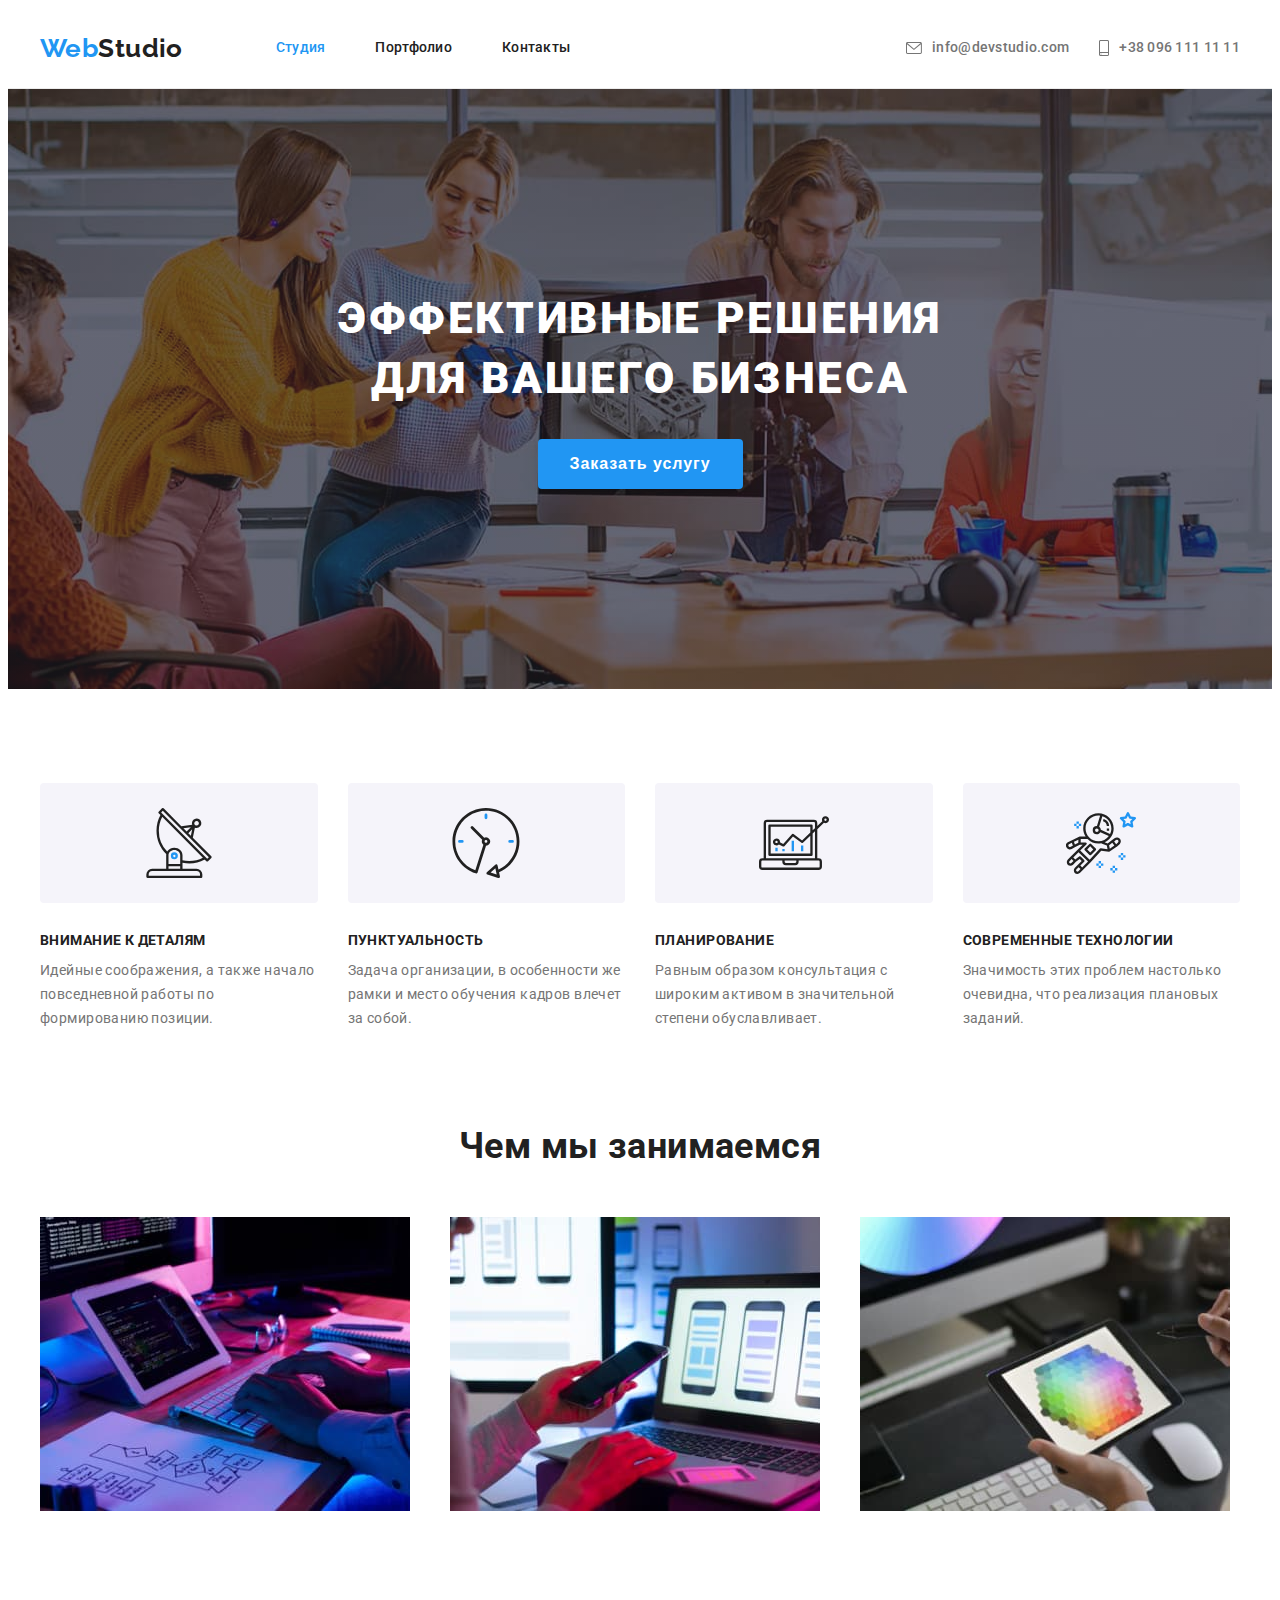
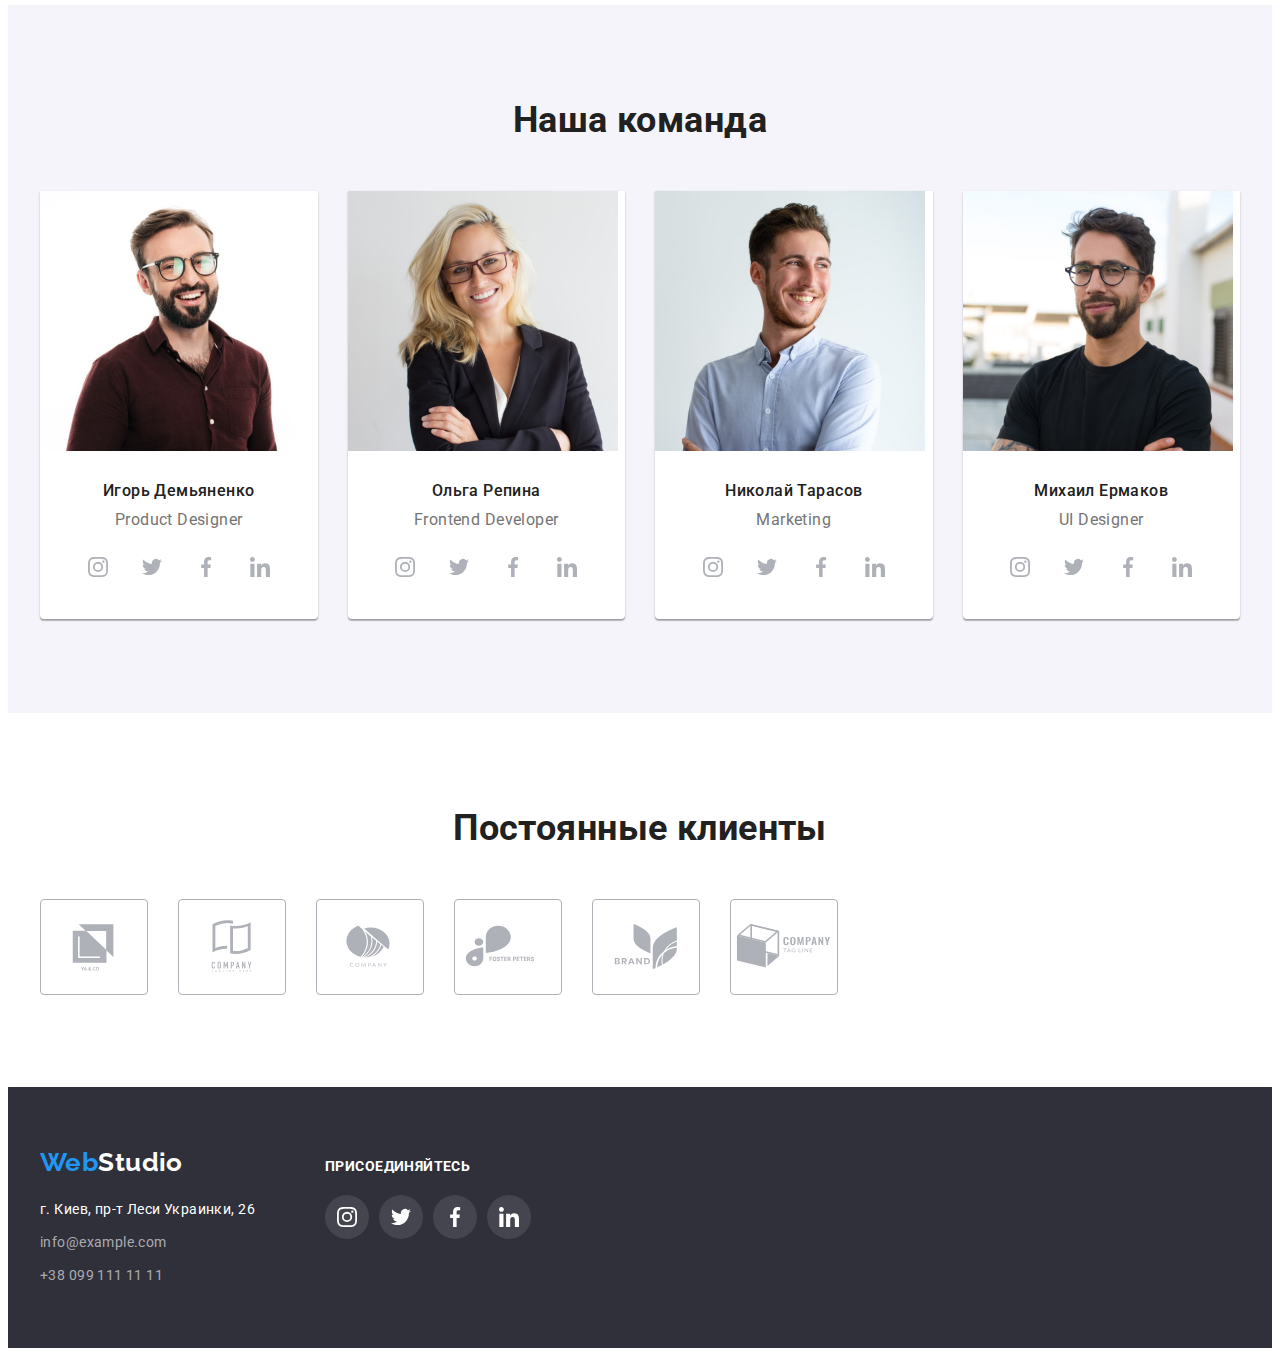
<file: index.html>
<!DOCTYPE html>
<html lang="ru">
  <head>
    <meta charset="UTF-8" />
    <meta http-equiv="X-UA-Compatible" content="IE=edge" />
    <meta name="viewport" content="width=device-width, initial-scale=1.0" />
    <title>Студия</title>
    <link rel="preconnect" href="https://fonts.googleapis.com" />
    <link rel="preconnect" href="https://fonts.gstatic.com" crossorigin />
    <link
      href="https://fonts.googleapis.com/css2?family=Raleway:wght@700&family=Roboto:wght@400;500;700;900&display=swap"
      rel="stylesheet"
    />
    <link
      rel="stylesheet"
      href="https://cdnjs.cloudflare.com/ajax/libs/modern-normalize/1.1.0/modern-normalize.min.css"
      integrity="sha512-wpPYUAdjBVSE4KJnH1VR1HeZfpl1ub8YT/NKx4PuQ5NmX2tKuGu6U/JRp5y+Y8XG2tV+wKQpNHVUX03MfMFn9Q=="
      crossorigin="anonymous"
      referrerpolicy="no-referrer"
    />
    <link rel="stylesheet" href="./css/styles.css" />
  </head>
  <body>
    <header class="page-header">
      <div class="container header-flex">
        <nav class="nav-flex">
          <a class="logo" href="./index.html"
            ><span class="accent-logo">Web</span>Studio</a
          >
          <ul class="list nav-list-flex">
            <li class="nav-item">
              <a class="nav-link current" href="./index.html">Студия</a>
            </li>
            <li class="nav-item">
              <a class="nav-link" href="./portfolio.html">Портфолио</a>
            </li>
            <li class="nav-item"><a class="nav-link" href="">Контакты</a></li>
          </ul>
        </nav>
        <ul class="list nav-contacts-flex">
          <li class="contacts-item">
            <a class="header-contacts" href="mailto:info@devstudio.com"
              ><svg class="icon-mail" width="16" height="12">
                <use href="./images/icons.svg#mail"></use></svg
              >info@devstudio.com</a
            >
          </li>
          <li class="contacts-item">
            <a class="header-contacts" href="tel:+380961111111"
              ><svg class="icon-phone" width="10" height="16">
                <use href="./images/icons.svg#phone"></use></svg
              >+38 096 111 11 11</a
            >
          </li>
        </ul>
      </div>
    </header>
    <main>
      <section class="hero">
        <h1 class="hero-headline">Эффективные решения для вашего бизнеса</h1>
        <button class="hero-btn" type="button">Заказать услугу</button>
      </section>
      <section class="details-section">
        <div class="container">
          <ul class="list details-flex">
            <li class="details-item">
              <div class="details-decoration">
                <svg width="70" height="70">
                  <use href="./images/icons.svg#antenna"></use>
                </svg>
              </div>
              <h3 class="details-headline">Внимание к деталям</h3>
              <p class="details-text">
                Идейные соображения, а также начало повседневной работы по
                формированию позиции.
              </p>
            </li>
            <li class="details-item">
              <div class="details-decoration">
                <svg width="70" height="70">
                  <use href="./images/icons.svg#clock"></use>
                </svg>
              </div>
              <h3 class="details-headline">Пунктуальность</h3>
              <p class="details-text">
                Задача организации, в особенности же рамки и место обучения
                кадров влечет за собой.
              </p>
            </li>
            <li class="details-item">
              <div class="details-decoration">
                <svg width="70" height="70">
                  <use href="./images/icons.svg#diagram"></use>
                </svg>
              </div>
              <h3 class="details-headline">Планирование</h3>
              <p class="details-text">
                Равным образом консультация с широким активом в значительной
                степени обуславливает.
              </p>
            </li>
            <li class="details-item">
              <div class="details-decoration">
                <svg width="70" height="70">
                  <use href="./images/icons.svg#astronaut"></use>
                </svg>
              </div>
              <h3 class="details-headline">Современные технологии</h3>
              <p class="details-text">
                Значимость этих проблем настолько очевидна, что реализация
                плановых заданий.
              </p>
            </li>
          </ul>
        </div>
      </section>
      <section class="section">
        <div class="container">
          <h2 class="section-headline">Чем мы занимаемся</h2>
          <ul class="list images-flex">
            <li class="images-item">
              <img
                src="./images/coding.jpg"
                alt="Написание кода"
                width="370"
                height="294"
              />
            </li>
            <li class="images-item">
              <img
                src="./images/adapting.jpg"
                alt="Адаптация под разные устройства"
                width="370"
                height="294"
              />
            </li>
            <li class="images-item">
              <img
                src="./images/coloring.jpg"
                alt="Выбор цвета"
                width="370"
                height="294"
              />
            </li>
          </ul>
        </div>
      </section>
      <section class="section team">
        <div class="container">
          <h2 class="section-headline">Наша команда</h2>
          <ul class="list team-flex">
            <li class="team-item">
              <img
                src="./images/product-designer.jpg"
                alt="Дизайнер продукта"
                width="270"
                height="260"
              />
              <div class="team-container">
                <h3 class="team-name">Игорь Демьяненко</h3>
                <p class="team-position" lang="en">Product Designer</p>
                <ul class="list team-soc-flex">
                  <li class="soc-item">
                    <a class="social-link" href=""
                      ><svg class="team-icon" width="20" height="20">
                        <use href="./images/icons.svg#instagram"></use></svg
                    ></a>
                  </li>
                  <li class="soc-item">
                    <a class="social-link" href=""
                      ><svg class="team-icon" width="20" height="20">
                        <use href="./images/icons.svg#twitter"></use></svg
                    ></a>
                  </li>
                  <li class="soc-item">
                    <a class="social-link" href=""
                      ><svg class="team-icon" width="20" height="20">
                        <use href="./images/icons.svg#facebook"></use></svg
                    ></a>
                  </li>
                  <li class="soc-item">
                    <a class="social-link" href=""
                      ><svg class="team-icon" width="20" height="20">
                        <use href="./images/icons.svg#linked"></use></svg
                    ></a>
                  </li>
                </ul>
              </div>
            </li>
            <li class="team-item">
              <img
                src="./images/frontend-developer.jpg"
                alt="Фронтенд разработчик"
                width="270"
                height="260"
              />
              <div class="team-container">
                <h3 class="team-name">Ольга Репина</h3>
                <p class="team-position" lang="en">Frontend Developer</p>
                <ul class="list team-soc-flex">
                  <li class="soc-item">
                    <a class="social-link" href=""
                      ><svg class="team-icon" width="20" height="20">
                        <use href="./images/icons.svg#instagram"></use></svg
                    ></a>
                  </li>
                  <li class="soc-item">
                    <a class="social-link" href=""
                      ><svg class="team-icon" width="20" height="20">
                        <use href="./images/icons.svg#twitter"></use></svg
                    ></a>
                  </li>
                  <li class="soc-item">
                    <a class="social-link" href=""
                      ><svg class="team-icon" width="20" height="20">
                        <use href="./images/icons.svg#facebook"></use></svg
                    ></a>
                  </li>
                  <li class="soc-item">
                    <a class="social-link" href=""
                      ><svg class="team-icon" width="20" height="20">
                        <use href="./images/icons.svg#linked"></use></svg
                    ></a>
                  </li>
                </ul>
              </div>
            </li>
            <li class="team-item">
              <img
                src="./images/marketing.jpg"
                alt="Маркетолог"
                width="270"
                height="260"
              />
              <div class="team-container">
                <h3 class="team-name">Николай Тарасов</h3>
                <p class="team-position" lang="en">Marketing</p>
                <ul class="list team-soc-flex">
                  <li class="soc-item">
                    <a class="social-link" href=""
                      ><svg class="team-icon" width="20" height="20">
                        <use href="./images/icons.svg#instagram"></use></svg
                    ></a>
                  </li>
                  <li class="soc-item">
                    <a class="social-link" href=""
                      ><svg class="team-icon" width="20" height="20">
                        <use href="./images/icons.svg#twitter"></use></svg
                    ></a>
                  </li>
                  <li class="soc-item">
                    <a class="social-link" href=""
                      ><svg class="team-icon" width="20" height="20">
                        <use href="./images/icons.svg#facebook"></use></svg
                    ></a>
                  </li>
                  <li class="soc-item">
                    <a class="social-link" href=""
                      ><svg class="team-icon" width="20" height="20">
                        <use href="./images/icons.svg#linked"></use></svg
                    ></a>
                  </li>
                </ul>
              </div>
            </li>
            <li class="team-item">
              <img
                src="./images/ui-designer.jpg"
                alt="Дизайнер пользовательского интерфейса"
                width="270"
                height="260"
              />
              <div class="team-container">
                <h3 class="team-name">Михаил Ермаков</h3>
                <p class="team-position" lang="en">UI Designer</p>
                <ul class="list team-soc-flex">
                  <li class="soc-item">
                    <a class="social-link" href=""
                      ><svg class="team-icon" width="20" height="20">
                        <use href="./images/icons.svg#instagram"></use></svg
                    ></a>
                  </li>
                  <li class="soc-item">
                    <a class="social-link" href=""
                      ><svg class="team-icon" width="20" height="20">
                        <use href="./images/icons.svg#twitter"></use></svg
                    ></a>
                  </li>
                  <li class="soc-item">
                    <a class="social-link" href=""
                      ><svg class="team-icon" width="20" height="20">
                        <use href="./images/icons.svg#facebook"></use></svg
                    ></a>
                  </li>
                  <li class="soc-item">
                    <a class="social-link" href=""
                      ><svg class="team-icon" width="20" height="20">
                        <use href="./images/icons.svg#linked"></use></svg
                    ></a>
                  </li>
                </ul>
              </div>
            </li>
          </ul>
        </div>
      </section>
      <section class="section">
        <div class="container">
          <h2 class="section-headline">Постоянные клиенты</h2>
          <ul class="list clients-flex">
            <li class="clients-item">
              <a class="clients-link" href=""
                ><svg class="clients-icon" width="106" height="60">
                  <use href="./images/icons.svg#clients-1"></use></svg
              ></a>
            </li>
            <li class="clients-item">
              <a class="clients-link" href=""
                ><svg class="clients-icon" width="106" height="60">
                  <use href="./images/icons.svg#clients-2"></use></svg
              ></a>
            </li>
            <li class="clients-item">
              <a class="clients-link" href=""
                ><svg class="clients-icon" width="106" height="60">
                  <use href="./images/icons.svg#clients-3"></use></svg
              ></a>
            </li>
            <li class="clients-item">
              <a class="clients-link" href=""
                ><svg class="clients-icon" width="106" height="60">
                  <use href="./images/icons.svg#clients-4"></use></svg
              ></a>
            </li>
            <li class="clients-item">
              <a class="clients-link" href=""
                ><svg class="clients-icon" width="106" height="60">
                  <use href="./images/icons.svg#clients-5"></use></svg
              ></a>
            </li>
            <li class="clients-item">
              <a class="clients-link" href=""
                ><svg class="clients-icon" width="106" height="60">
                  <use href="./images/icons.svg#clients-6"></use></svg
              ></a>
            </li>
          </ul>
        </div>
      </section>
    </main>
    <footer class="page-footer">
      <div class="container footer-flex">
        <div>
          <a class="logo footer" href="./index.html"
            ><span class="accent-logo">Web</span>Studio</a
          >
          <address class="page-address">
            <p class="footer-address">г. Киев, пр-т Леси Украинки, 26</p>
            <ul class="list">
              <li class="footer-contacts-item">
                <a class="footer-contacts" href="mailto:info@example.com"
                  >info@example.com</a
                >
              </li>
              <li class="footer-contacts-item">
                <a class="footer-contacts" href="tel:+380991111111"
                  >+38 099 111 11 11</a
                >
              </li>
            </ul>
          </address>
        </div>
        <div class="join">
          <p class="join-text"><b>присоединяйтесь</b></p>
          <ul class="list join-soc-flex">
            <li class="soc-item">
              <a class="social-link join-link" href=""
                ><svg class="team-icon" width="20" height="20">
                  <use href="./images/icons.svg#instagram"></use></svg
              ></a>
            </li>
            <li class="soc-item">
              <a class="social-link join-link" href=""
                ><svg class="team-icon" width="20" height="20">
                  <use href="./images/icons.svg#twitter"></use></svg
              ></a>
            </li>
            <li class="soc-item">
              <a class="social-link join-link" href=""
                ><svg class="team-icon" width="20" height="20">
                  <use href="./images/icons.svg#facebook"></use></svg
              ></a>
            </li>
            <li class="soc-item">
              <a class="social-link join-link" href=""
                ><svg class="team-icon" width="20" height="20">
                  <use href="./images/icons.svg#linked"></use></svg
              ></a>
            </li>
          </ul>
        </div>
      </div>
    </footer>
  </body>
</html>
</file>
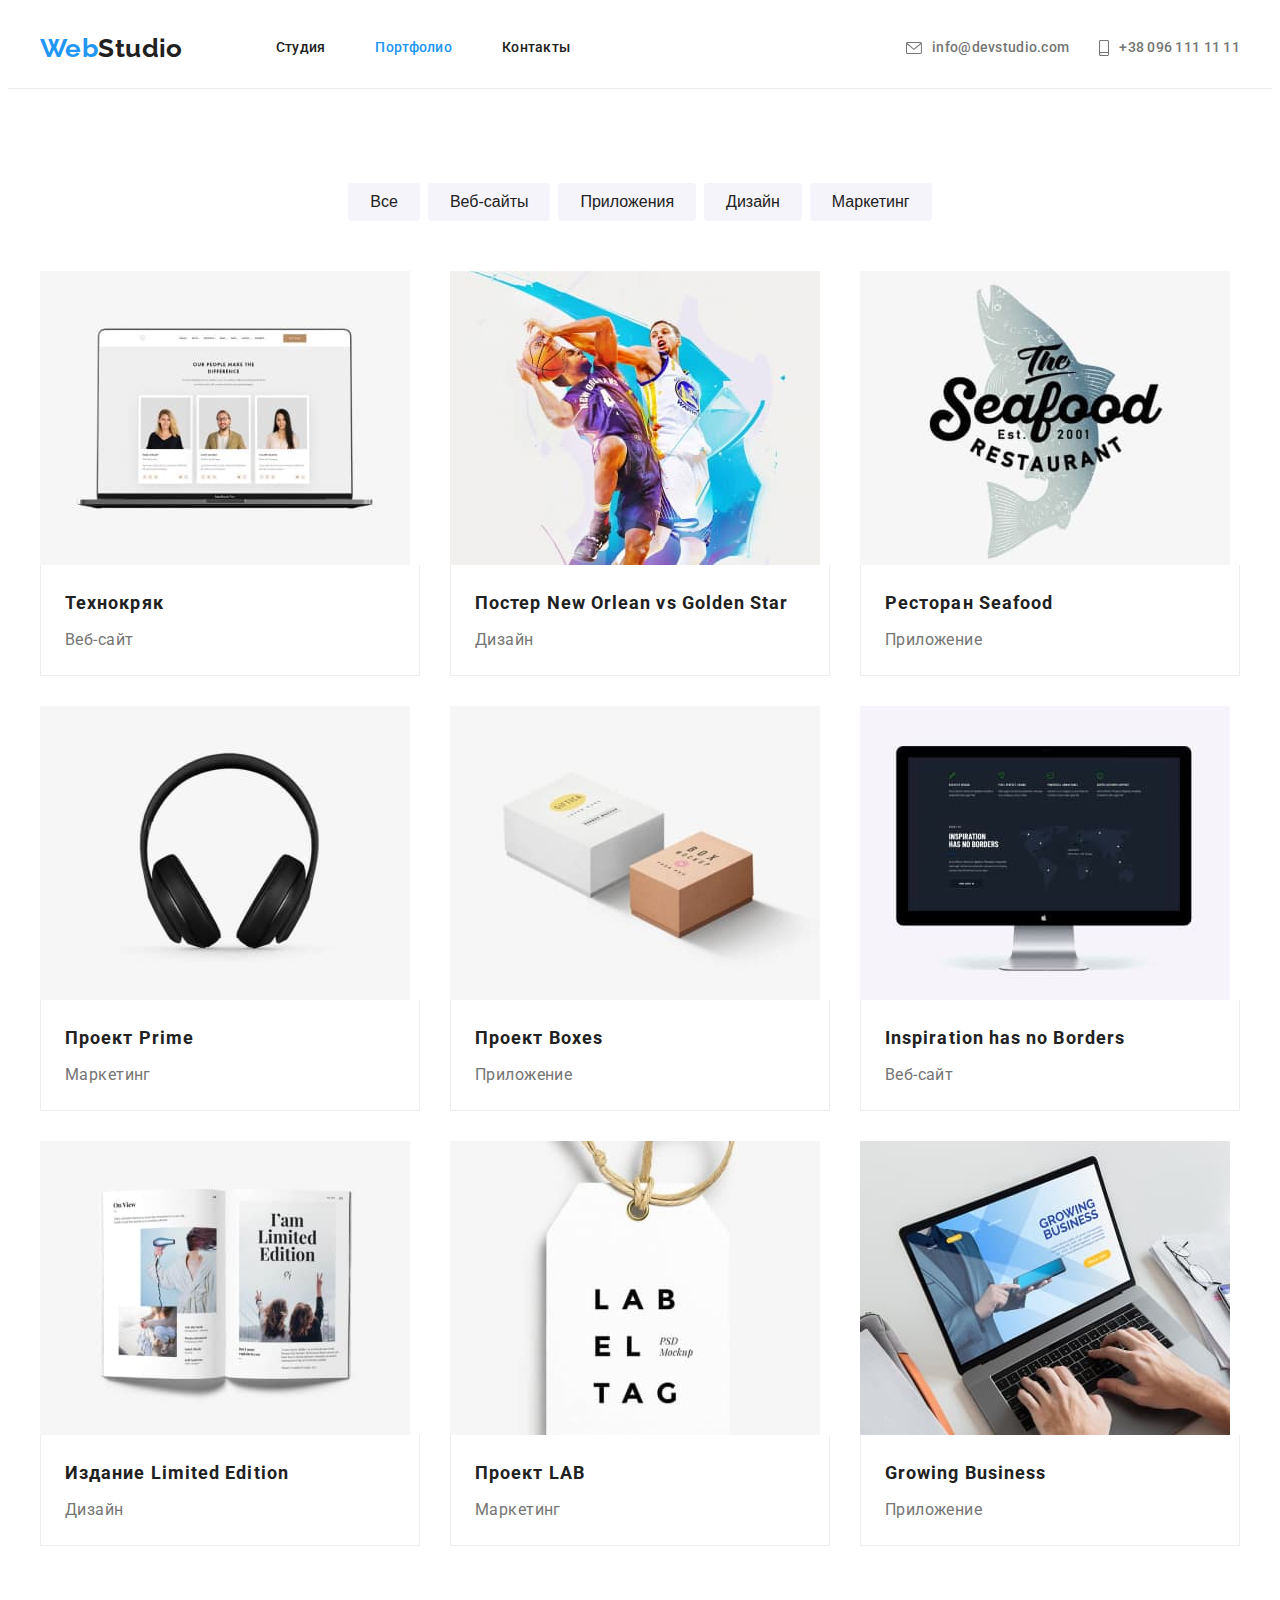
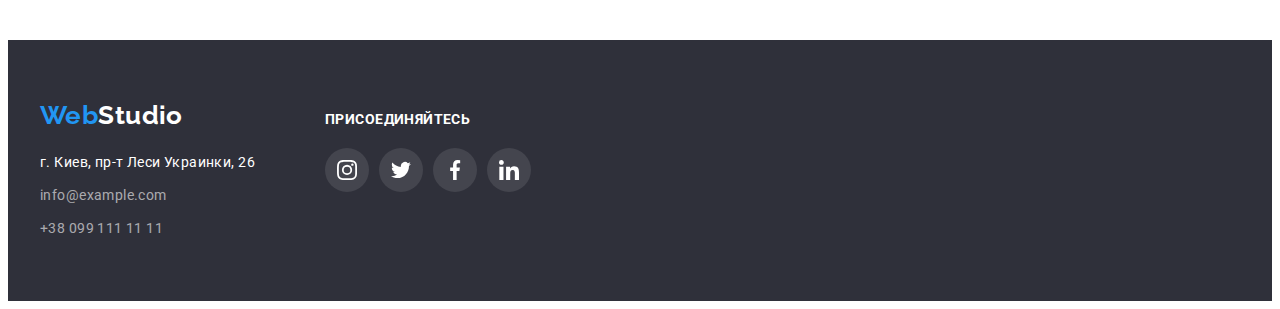
<file: portfolio.html>
<!DOCTYPE html>
<html lang="ru">
  <head>
    <meta charset="UTF-8" />
    <meta http-equiv="X-UA-Compatible" content="IE=edge" />
    <meta name="viewport" content="width=device-width, initial-scale=1.0" />
    <title>Портфолио</title>
    <link rel="preconnect" href="https://fonts.googleapis.com" />
    <link rel="preconnect" href="https://fonts.gstatic.com" crossorigin />
    <link
      href="https://fonts.googleapis.com/css2?family=Raleway:wght@700&family=Roboto:wght@400;500;700&display=swap"
      rel="stylesheet"
    />
    <link
      rel="stylesheet"
      href="https://cdnjs.cloudflare.com/ajax/libs/modern-normalize/1.1.0/modern-normalize.min.css"
      integrity="sha512-wpPYUAdjBVSE4KJnH1VR1HeZfpl1ub8YT/NKx4PuQ5NmX2tKuGu6U/JRp5y+Y8XG2tV+wKQpNHVUX03MfMFn9Q=="
      crossorigin="anonymous"
      referrerpolicy="no-referrer"
    />
    <link rel="stylesheet" href="./css/styles.css" />
  </head>
  <body>
    <header class="page-header">
      <div class="container header-flex">
        <nav class="nav-flex">
          <a class="logo" href="./index.html"
            ><span class="accent-logo">Web</span>Studio</a
          >
          <ul class="list nav-list-flex">
            <li class="nav-item">
              <a class="nav-link" href="./index.html">Студия</a>
            </li>
            <li class="nav-item">
              <a class="nav-link current" href="./portfolio.html">Портфолио</a>
            </li>
            <li class="nav-item"><a class="nav-link" href="">Контакты</a></li>
          </ul>
        </nav>
        <ul class="list nav-contacts-flex">
          <li class="contacts-item">
            <a class="header-contacts" href="mailto:info@devstudio.com"
              ><svg class="icon-mail" width="16" height="12">
                <use href="./images/icons.svg#mail"></use></svg
              >info@devstudio.com</a
            >
          </li>
          <li class="contacts-item">
            <a class="header-contacts" href="tel:+380961111111"
              ><svg class="icon-phone" width="10" height="16">
                <use href="./images/icons.svg#phone"></use></svg
              >+38 096 111 11 11</a
            >
          </li>
        </ul>
      </div>
    </header>
    <main>
      <section class="section">
        <div class="container">
          <ul class="list portfolio-btn-flex">
            <li class="portfolio-btn-item">
              <button class="portfolio-btn" type="button">Все</button>
            </li>
            <li class="portfolio-btn-item">
              <button class="portfolio-btn" type="button">Веб-сайты</button>
            </li>
            <li class="portfolio-btn-item">
              <button class="portfolio-btn" type="button">Приложения</button>
            </li>
            <li class="portfolio-btn-item">
              <button class="portfolio-btn" type="button">Дизайн</button>
            </li>
            <li class="portfolio-btn-item">
              <button class="portfolio-btn" type="button">Маркетинг</button>
            </li>
          </ul>
          <ul class="list card-flex">
            <li class="card-item">
              <a href="" class="card-link">
                <img
                  src="./images/technocrack.jpg"
                  alt="Ноутбук"
                  width="370"
                  height="294"
                />
                <div class="card-container">
                  <h3 class="card-headline">Технокряк</h3>
                  <p class="card-text">Веб-сайт</p>
                </div>
              </a>
            </li>
            <li class="card-item">
              <a href="" class="card-link">
                <img
                  src="./images/basketball.jpg"
                  alt="Баскетбол"
                  width="370"
                  height="294"
                />
                <div class="card-container">
                  <h3 class="card-headline">
                    Постер <span lang="en">New Orlean vs Golden Star</span>
                  </h3>
                  <p class="card-text">Дизайн</p>
                </div>
              </a>
            </li>
            <li class="card-item">
              <a href="" class="card-link">
                <img
                  src="./images/seafood.jpg"
                  alt="Лого ресторана"
                  width="370"
                  height="294"
                />
                <div class="card-container">
                  <h3 class="card-headline">
                    Ресторан <span lang="en">Seafood</span>
                  </h3>
                  <p class="card-text">Приложение</p>
                </div>
              </a>
            </li>
            <li class="card-item">
              <a href="" class="card-link">
                <img
                  src="./images/prime.jpg"
                  alt="Наушники"
                  width="370"
                  height="294"
                />
                <div class="card-container">
                  <h3 class="card-headline">
                    Проект <span lang="en">Prime</span>
                  </h3>
                  <p class="card-text">Маркетинг</p>
                </div>
              </a>
            </li>
            <li class="card-item">
              <a href="" class="card-link">
                <img
                  src="./images/boxes.jpg"
                  alt="Коробки"
                  width="370"
                  height="294"
                />
                <div class="card-container">
                  <h3 class="card-headline">
                    Проект <span lang="en">Boxes</span>
                  </h3>
                  <p class="card-text">Приложение</p>
                </div>
              </a>
            </li>
            <li class="card-item">
              <a href="" class="card-link">
                <img
                  src="./images/inspiration.jpg"
                  alt="Моноблок"
                  width="370"
                  height="294"
                />
                <div class="card-container">
                  <h3 class="card-headline" lang="en">
                    Inspiration has no Borders
                  </h3>
                  <p class="card-text">Веб-сайт</p>
                </div>
              </a>
            </li>
            <li class="card-item">
              <a href="" class="card-link">
                <img
                  src="./images/limited.jpg"
                  alt="Книга"
                  width="370"
                  height="294"
                />
                <div class="card-container">
                  <h3 class="card-headline">
                    Издание <span lang="en">Limited Edition</span>
                  </h3>
                  <p class="card-text">Дизайн</p>
                </div>
              </a>
            </li>
            <li class="card-item">
              <a href="" class="card-link">
                <img
                  src="./images/lab.jpg"
                  alt="Бирка"
                  width="370"
                  height="294"
                />
                <div class="card-container">
                  <h3 class="card-headline">
                    Проект <span lang="en">LAB</span>
                  </h3>
                  <p class="card-text">Маркетинг</p>
                </div>
              </a>
            </li>
            <li class="card-item">
              <a href="" class="card-link">
                <img
                  src="./images/business.jpg"
                  alt="Работа за ноутбуком"
                  width="370"
                  height="294"
                />
                <div class="card-container">
                  <h3 class="card-headline" lang="en">Growing Business</h3>
                  <p class="card-text">Приложение</p>
                </div>
              </a>
            </li>
          </ul>
        </div>
      </section>
    </main>
    <footer class="page-footer">
      <div class="container footer-flex">
        <div>
          <a class="logo footer" href="./index.html"
            ><span class="accent-logo">Web</span>Studio</a
          >
          <address class="page-address">
            <p class="footer-address">г. Киев, пр-т Леси Украинки, 26</p>
            <ul class="list">
              <li class="footer-contacts-item">
                <a class="footer-contacts" href="mailto:info@example.com"
                  >info@example.com</a
                >
              </li>
              <li class="footer-contacts-item">
                <a class="footer-contacts" href="tel:+380991111111"
                  >+38 099 111 11 11</a
                >
              </li>
            </ul>
          </address>
        </div>
        <div class="join">
          <p class="join-text"><b>присоединяйтесь</b></p>
          <ul class="list join-soc-flex">
            <li class="soc-item">
              <a class="social-link join-link" href=""
                ><svg class="team-icon" width="20" height="20">
                  <use href="./images/icons.svg#instagram"></use></svg
              ></a>
            </li>
            <li class="soc-item">
              <a class="social-link join-link" href=""
                ><svg class="team-icon" width="20" height="20">
                  <use href="./images/icons.svg#twitter"></use></svg
              ></a>
            </li>
            <li class="soc-item">
              <a class="social-link join-link" href=""
                ><svg class="team-icon" width="20" height="20">
                  <use href="./images/icons.svg#facebook"></use></svg
              ></a>
            </li>
            <li class="soc-item">
              <a class="social-link join-link" href=""
                ><svg class="team-icon" width="20" height="20">
                  <use href="./images/icons.svg#linked"></use></svg
              ></a>
            </li>
          </ul>
        </div>
      </div>
    </footer>
  </body>
</html>
</file>
<file: css/styles.css>
:root {
  --primary-bg-color: #ffffff;
  --secondary-bg-color: #2f303a;
  --additional-bg-color: #f5f4fa;
  --primary-text-color: #212121;
  --secondary-text-color: #757575;
  --additional-text-color: #ffffff;
  --accent-color: #2196f3;
  --svg-color: #afb1b8;
}

body {
  font-family: "Roboto", sans-serif;
  font-size: 14px;
  letter-spacing: 0.03em;

  color: var(--primary-text-color);
  background-color: var(--primary-bg-color);
}

ul,
h1,
h2,
h3,
p {
  margin: 0;
  padding: 0;
}

img {
  display: block;
}

.container {
  width: 1200px;
  padding-left: 15px;
  padding-right: 15px;
  margin: 0 auto;
}

.section {
  padding-top: 94px;
  padding-bottom: 94px;
}

.page-header {
  border-bottom: 1px solid #ececec;
}

.header-flex {
  display: flex;
  align-items: center;
}

.nav-flex {
  display: flex;
  align-items: center;
}

.nav-list-flex {
  display: flex;
  margin-left: 93px;
}

.nav-contacts-flex {
  display: flex;
  margin-left: auto;
}

.section-headline {
  margin-bottom: 50px;

  font-size: 36px;
  line-height: 1.17;
  text-align: center;
}

.list {
  list-style: none;
}

.logo {
  font-family: "Raleway", sans-serif;
  font-weight: 700;
  font-size: 26px;
  line-height: 1.19;
  text-decoration: none;

  color: inherit;
}

.logo:visited {
  color: inherit;
}

.accent-logo {
  color: var(--accent-color);
}

.nav-list-flex > .nav-item {
  margin-right: 50px;
}

.nav-list-flex > .nav-item:last-child {
  margin-right: 0;
}

.nav-link {
  display: block;
  padding-top: 32px;
  padding-bottom: 32px;

  font-weight: 500;
  line-height: 1.14;
  letter-spacing: 0.02em;
  text-decoration: none;

  color: inherit;
}

.nav-link:visited {
  color: inherit;
}

.nav-link:hover,
.nav-link:focus,
.nav-link.current {
  color: var(--accent-color);
}

.nav-contacts-flex > .contacts-item:last-child {
  margin-left: 30px;
}

.header-contacts {
  display: inline-flex;
  align-items: center;
  padding-top: 32px;
  padding-bottom: 32px;

  font-weight: 500;
  line-height: 1.14;
  letter-spacing: 0.02em;
  text-decoration: none;

  color: var(--secondary-text-color);
}

.icon-mail {
  margin-right: 10px;
  fill: currentColor;
}

.icon-phone {
  margin-right: 10px;
  fill: currentColor;
}

.header-contacts:visited {
  color: var(--secondary-text-color);
}

.header-contacts:hover,
.header-contacts:focus {
  color: var(--accent-color);
}

.hero {
  max-width: 1600px;
  padding-top: 200px;
  padding-bottom: 200px;

  text-align: center;

  color: var(--additional-text-color);
  background-color: #c4c4c4;

  background-image: linear-gradient(
      rgba(47, 48, 58, 0.4),
      rgba(47, 48, 58, 0.4)
    ),
    url("../images/hero.jpg");
  background-position: center;
}

.hero-headline {
  width: 696px;
  margin: 0 auto 30px auto;

  font-weight: 900;
  font-size: 44px;
  line-height: 1.36;
  letter-spacing: 0.06em;
  text-transform: uppercase;
}

.hero-btn {
  min-width: 200px;
  padding: 10px 32px;
  font-weight: 700;
  font-size: 16px;
  line-height: 1.88;
  letter-spacing: 0.06em;

  box-shadow: 0px 4px 4px rgba(0, 0, 0, 0.15);
  border: 0;
  border-radius: 4px;
  color: inherit;
  background-color: var(--accent-color);

  cursor: pointer;
}

.portfolio-btn {
  padding: 6px 22px;

  font-weight: 500;
  font-size: 16px;
  line-height: 1.62;
  text-align: center;

  border-radius: 4px;
  border: 0;
  color: inherit;
  background-color: var(--additional-bg-color);

  cursor: pointer;
}

.portfolio-btn:hover,
.portfolio-btn:focus {
  box-shadow: 0px 3px 1px rgba(0, 0, 0, 0.1), 0px 1px 2px rgba(0, 0, 0, 0.08),
    0px 2px 2px rgba(0, 0, 0, 0.12);
  color: var(--additional-text-color);
  background-color: var(--accent-color);
}

.details-section {
  padding-top: 94px;
}

.details-flex {
  display: flex;
}

.details-item {
  flex-basis: calc((100% - 90px) / 4);
}

.details-item:not(:last-child) {
  margin-right: 30px;
}

.details-decoration {
  display: flex;
  justify-content: center;
  align-items: center;
  height: 120px;
  border-radius: 4px;
  margin-bottom: 30px;

  background-color: var(--additional-bg-color);
}

.details-headline {
  margin-bottom: 10px;

  font-size: inherit;
  line-height: 1.14;
  text-transform: uppercase;
}

.details-text {
  line-height: 1.71;

  color: var(--secondary-text-color);
}

.images-flex {
  display: flex;
}

.images-item {
  flex-basis: calc((100% - 60px) / 3);
}

.images-item:not(:last-child) {
  margin-right: 30px;
}

.team {
  background-color: var(--additional-bg-color);
}

.team-flex {
  display: flex;
}

.team-item {
  flex-basis: calc((100% - 90px) / 4);
  border-radius: 0px 0px 4px 4px;

  background-color: var(--primary-bg-color);
  box-shadow: 0px 1px 3px rgba(0, 0, 0, 0.12), 0px 1px 1px rgba(0, 0, 0, 0.14),
    0px 2px 1px rgba(0, 0, 0, 0.2);
}

.team-item:not(:last-child) {
  margin-right: 30px;
}

.team-container {
  padding-top: 30px;
  padding-bottom: 30px;
}

.team-name {
  margin-bottom: 10px;

  font-weight: 500;
  font-size: 16px;
  line-height: 1.19;
  text-align: center;
}

.team-position {
  margin-bottom: 16px;

  font-size: 16px;
  line-height: 1.19;
  text-align: center;

  color: var(--secondary-text-color);
}

.team-soc-flex {
  display: flex;
  justify-content: center;
}

.social-link {
  display: inline-flex;
  justify-content: center;
  align-items: center;

  width: 44px;
  height: 44px;
  border-radius: 50%;

  color: var(--svg-color);
}

.social-link:hover,
.social-link:focus {
  background-color: var(--accent-color);
  color: var(--primary-bg-color);
}

.soc-item:not(:last-child) {
  margin-right: 10px;
}

.team-icon {
  fill: currentColor;
}

.clients-flex {
  display: flex;
}

.clients-item {
  flex-basis: calc((100%-150px) / 6);
  height: 94px;
}

.clients-item:not(:last-child) {
  margin-right: 30px;
}

.clients-link {
  display: flex;
  align-items: center;
  height: 100%;
  justify-content: center;
  border: 1px solid var(--svg-color);
  border-radius: 4px;

  color: var(--svg-color);
}

.clients-icon {
  fill: currentColor;
}

.clients-link:hover,
.clients-link:focus {
  color: var(--accent-color);
  border-color: var(--accent-color);
}

.page-footer {
  padding-top: 60px;
  padding-bottom: 60px;
  background-color: var(--secondary-bg-color);
}

.footer-flex {
  display: flex;
  align-items: baseline;
}

.logo.footer {
  color: var(--additional-text-color);
}

.page-address {
  margin-top: 20px;

  font-style: normal;
}

.footer-address {
  margin-bottom: 9px;
  line-height: 1.71;

  color: var(--additional-text-color);
}

.footer-contacts {
  line-height: 1.71;
  text-decoration: none;

  color: rgba(255, 255, 255, 0.6);
}

.footer-contacts:visited {
  color: rgba(255, 255, 255, 0.6);
}

.footer-contacts:hover,
.footer-contacts:focus {
  color: var(--accent-color);
}

.footer-contacts-item:not(:last-child) {
  margin-bottom: 9px;
}

.join {
  margin-left: 70px;
}

.join-text {
  margin-bottom: 20px;

  line-height: 1.14;
  text-transform: uppercase;

  color: var(--additional-text-color);
}

.join-soc-flex {
  display: flex;
}

.join-link {
  color: var(--primary-bg-color);
  background-color: rgba(255, 255, 255, 0.1);
}

.portfolio-btn-flex {
  display: flex;
  justify-content: center;
  margin-bottom: 50px;
}

.portfolio-btn-item:not(:first-child) {
  margin-left: 8px;
}

.card-container {
  padding: 20px 24px;

  border-left: 1px solid #eeeeee;
  border-right: 1px solid #eeeeee;
  border-bottom: 1px solid #eeeeee;
}

.card-headline {
  font-size: 18px;
  line-height: 2;
  letter-spacing: 0.06em;
}

.card-text {
  margin-top: 4px;

  font-size: 16px;
  line-height: 1.88;

  color: var(--secondary-text-color);
}

.card-flex {
  display: flex;
  flex-wrap: wrap;
  margin-top: -30px;
  margin-left: -30px;
}

.card-item {
  margin-top: 30px;
  margin-left: 30px;
  flex-basis: calc((100% - 90px) / 3);
}

.card-link {
  display: block;

  text-decoration: none;

  color: inherit;
}

.card-link:hover,
.card-link:focus {
  box-shadow: 0px 1px 1px rgba(0, 0, 0, 0.12), 0px 4px 4px rgba(0, 0, 0, 0.06),
    1px 4px 6px rgba(0, 0, 0, 0.16);
}
</file>
